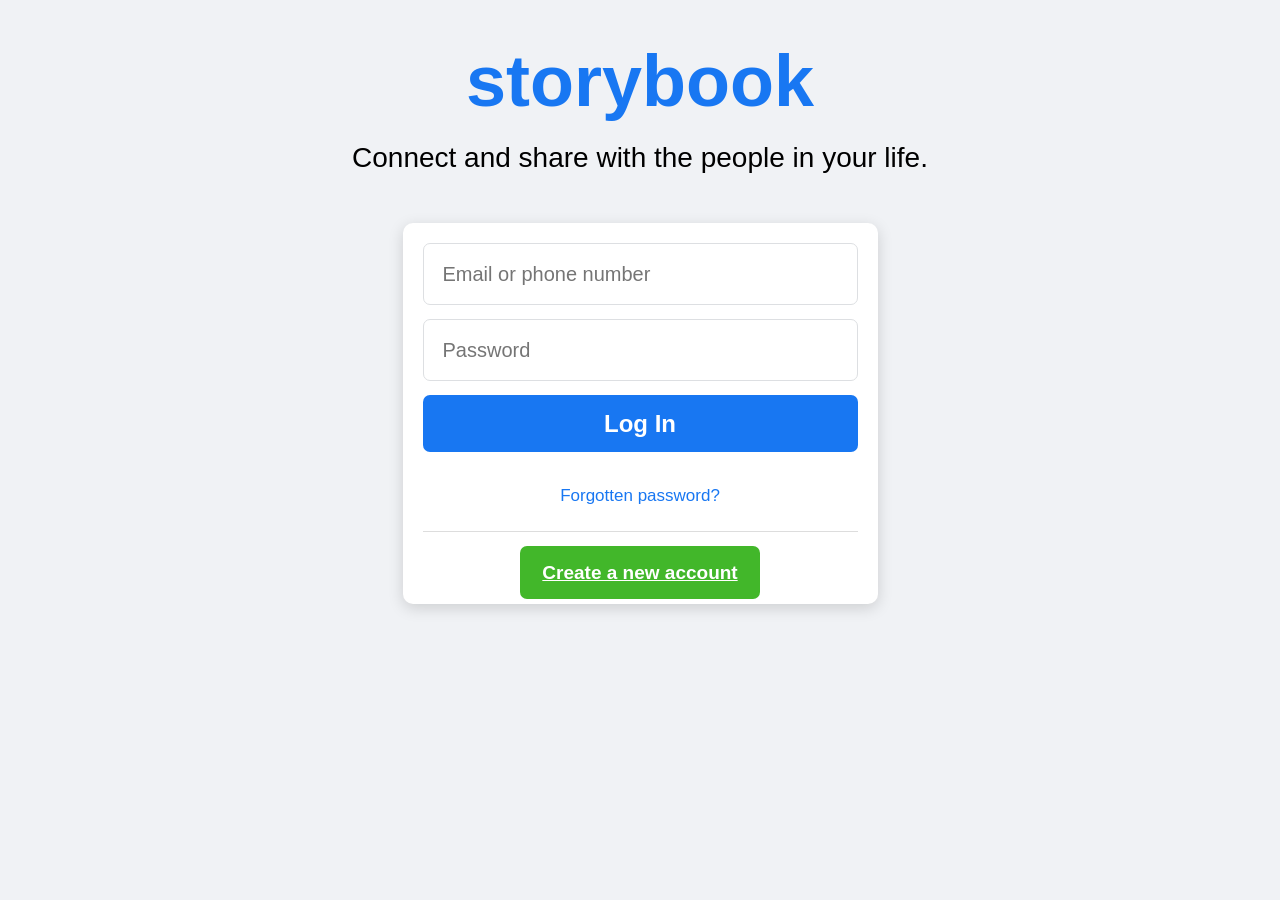
<file: facebook card/index.html>
<!DOCTYPE html>
<html lang="en">

<head>
    <meta charset="UTF-8">
    <meta name="viewport" content="width=device-width, initial-scale=1.0">
    <title>Social Login</title>
    <link rel="stylesheet" href="style.css">
</head>

<body>

    <div class="container">

        <h1>storybook</h1>

        <p class="my">
            Connect and share with the people in your life.
        </p>

        <div class="box">

            <form>
             <label for ="email"></label>
             <input type="email" id="email" placeholder="Email or phone number" required>


                <label for="password"></label>
                <input type="password" id="password" placeholder="Password" required>

                <input type="submit" value="Log In" class="login-btn">

                <a href="https://www.facebook.com/login/identify/" class="forgot"> Forgotten password?</a>
                <hr>

                 <a href="https://www.facebook.com/signup/" class="create-btn"> Create a new account</a>
            </form>

        </div>


    </div>

</body>

</html>
</file>
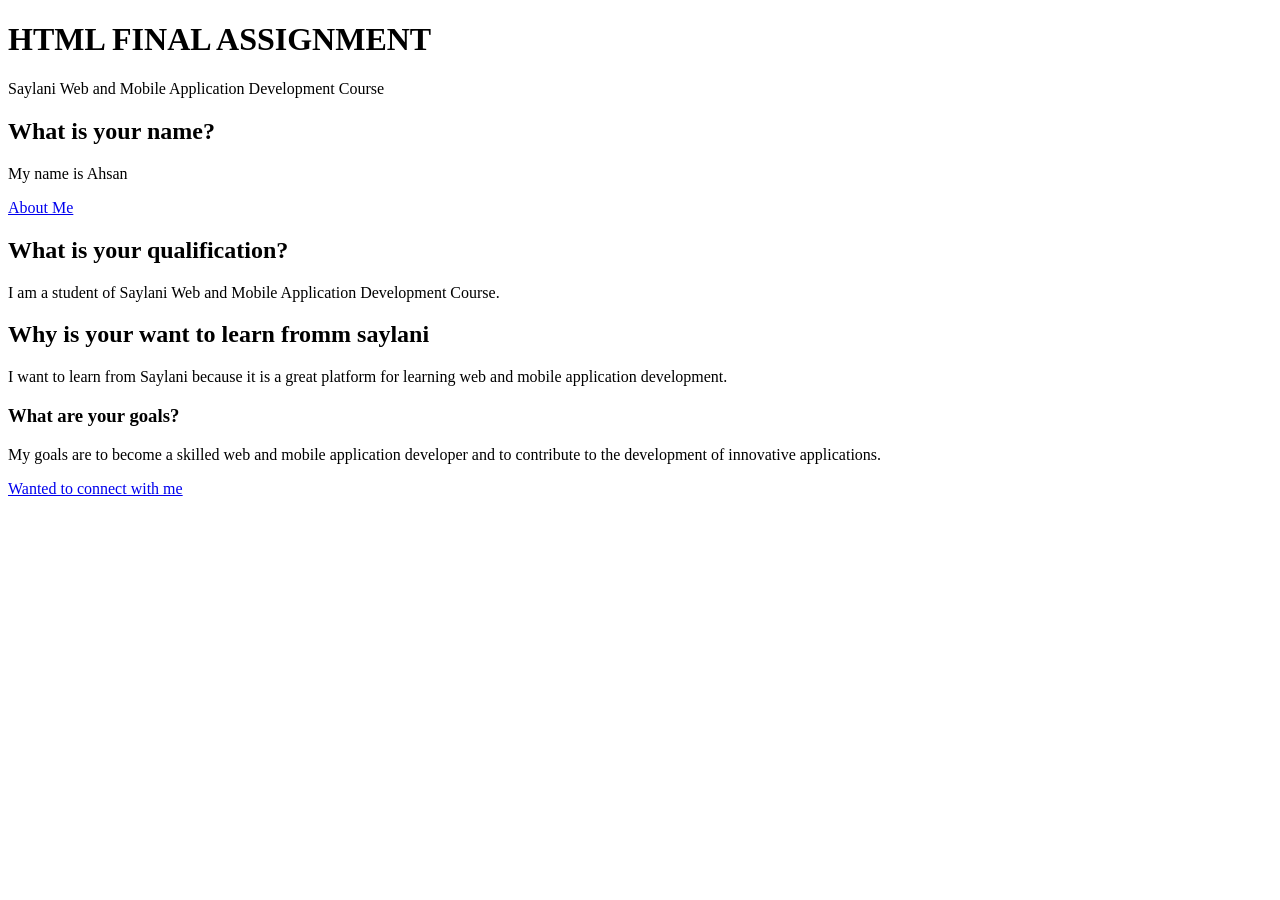
<file: final project/index.html>
<!DOCTYPE html>
<html lang="en">

<head>
    <meta charset="UTF-8">
    <meta name="viewport" content="width=device-width, initial-scale=1.0">
    <title>Document</title>
</head>

<body>
    <h1>HTML FINAL ASSIGNMENT</h1>
    <P> Saylani Web and Mobile Application Development Course</P>
    <h2>What is your name?</h2>
    <p> My name is Ahsan</p>
    <a href="about me .html">About Me</a>
    <h2>What is your qualification?</h2>
    <p> I am a student of Saylani Web and Mobile Application Development Course.</p>
    <h2>Why is your want to learn fromm saylani</h2>
    <p> I want to learn from Saylani because it is a great platform for learning web and mobile application development.</p>
    <h3>What are your goals?</h3>
    <p> My goals are to become a skilled web and mobile application developer and to contribute to the development of innovative applications.</p>
    <p><a href="connect.html">Wanted to connect with me</a></p>
</body>

</html>
</file>
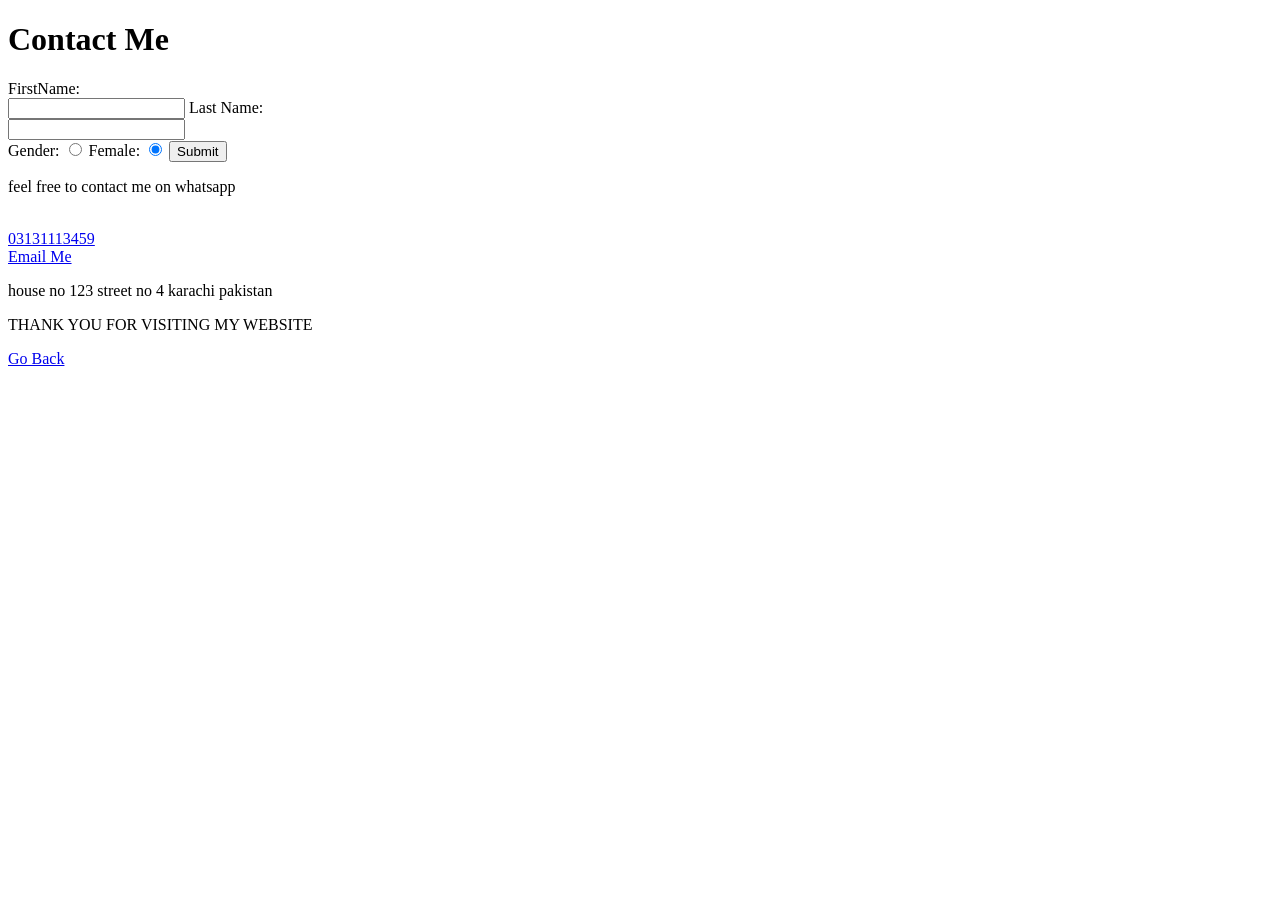
<file: final project/connect.html>
<!DOCTYPE html>
<html lang="en">
<head>
    <meta charset="UTF-8">
    <meta name="viewport" content="width=device-width, initial-scale=1.0">
    <title>Document</title>
</head>
<body>
    <h1> Contact Me</h1>
    <form>
    <label for="Firstname"> FirstName:</label>
   <br> <input type="text" id="Firstname" name="Firstname" required</br>
      <label for="lastname">Last Name:</label>
   <br> <input type="text" id="lastname" name="lastname" required></br>
    <label for="GENDER">Gender:</label>
    <input type="radio" id="male" name="gender"  checked>
    <label for="female">Female:</label>
    <input type="radio" id="female" name="gender" checked>
    <input type="submit">
    </form>
    <p>feel free to contact me on whatsapp</p>
   <br> <a href="https://wa.me/03131113459">03131113459</a></br>
   <a href="mailto:ahsan@example.com">Email Me</a>
   <p>house no 123 street no 4 karachi pakistan</p>
   <p>THANK YOU FOR VISITING MY WEBSITE</p>
   <p><a href="index.html">Go Back</a></p>

</body>
</html>
</file>
<file: facebook card/style.css>
* {
    margin: 0;
    padding: 0;
    box-sizing: border-box;
}

body {
    background: #f0f2f5;
    font-family: Arial, Helvetica, sans-serif;
}

.container {
    text-align: center;
    padding-top: 40px;
}

h1 {
    color: #1877f2;
    font-size: 72px;
    font-weight: bold;
    margin-bottom: 18px;
}

.my {
    font-size: 28px;
    line-height: 1.25;
    margin-bottom: 48px;
}

.box {
    width: 475px;
    background: white;
    margin: auto;
    padding: 20px;
    border-radius: 10px;
    box-shadow: 0 4px 15px rgba(0, 0, 0, 0.15);
}

input {
    width: 100%;
    height: 62px;
    margin-bottom: 14px;
    padding: 0 19px;
    font-size: 20px;
    border: 1px solid #dddfe2;
    border-radius: 7px;
    outline: none;
}

input:focus {
    border-color: #1877f2;
}

.login-btn {
    width: 100%;
    height: 57px;
    background: #1877f2;
    color: white;
    border: none;
    border-radius: 7px;
    font-size: 24px;
    font-weight: bold;
    cursor: pointer;
}

.forgot {
    display: block;
    margin: 20px 0 25px;
    color: #1877f2;
    text-decoration: none;
    font-size: 17px;
}

hr {
    border: none;
    border-top: 1px solid #ddd;
    margin-bottom: 30px;
}

.create-btn {
    background: #42b72a;
    color: white;
    border: none;
    border-radius: 7px;
    padding: 16px 22px;
    font-size: 19px;
    font-weight: bold;
    cursor: pointer;
}

.page-text {
    margin-top: 35px;
    font-size: 16px;
}
</file>
